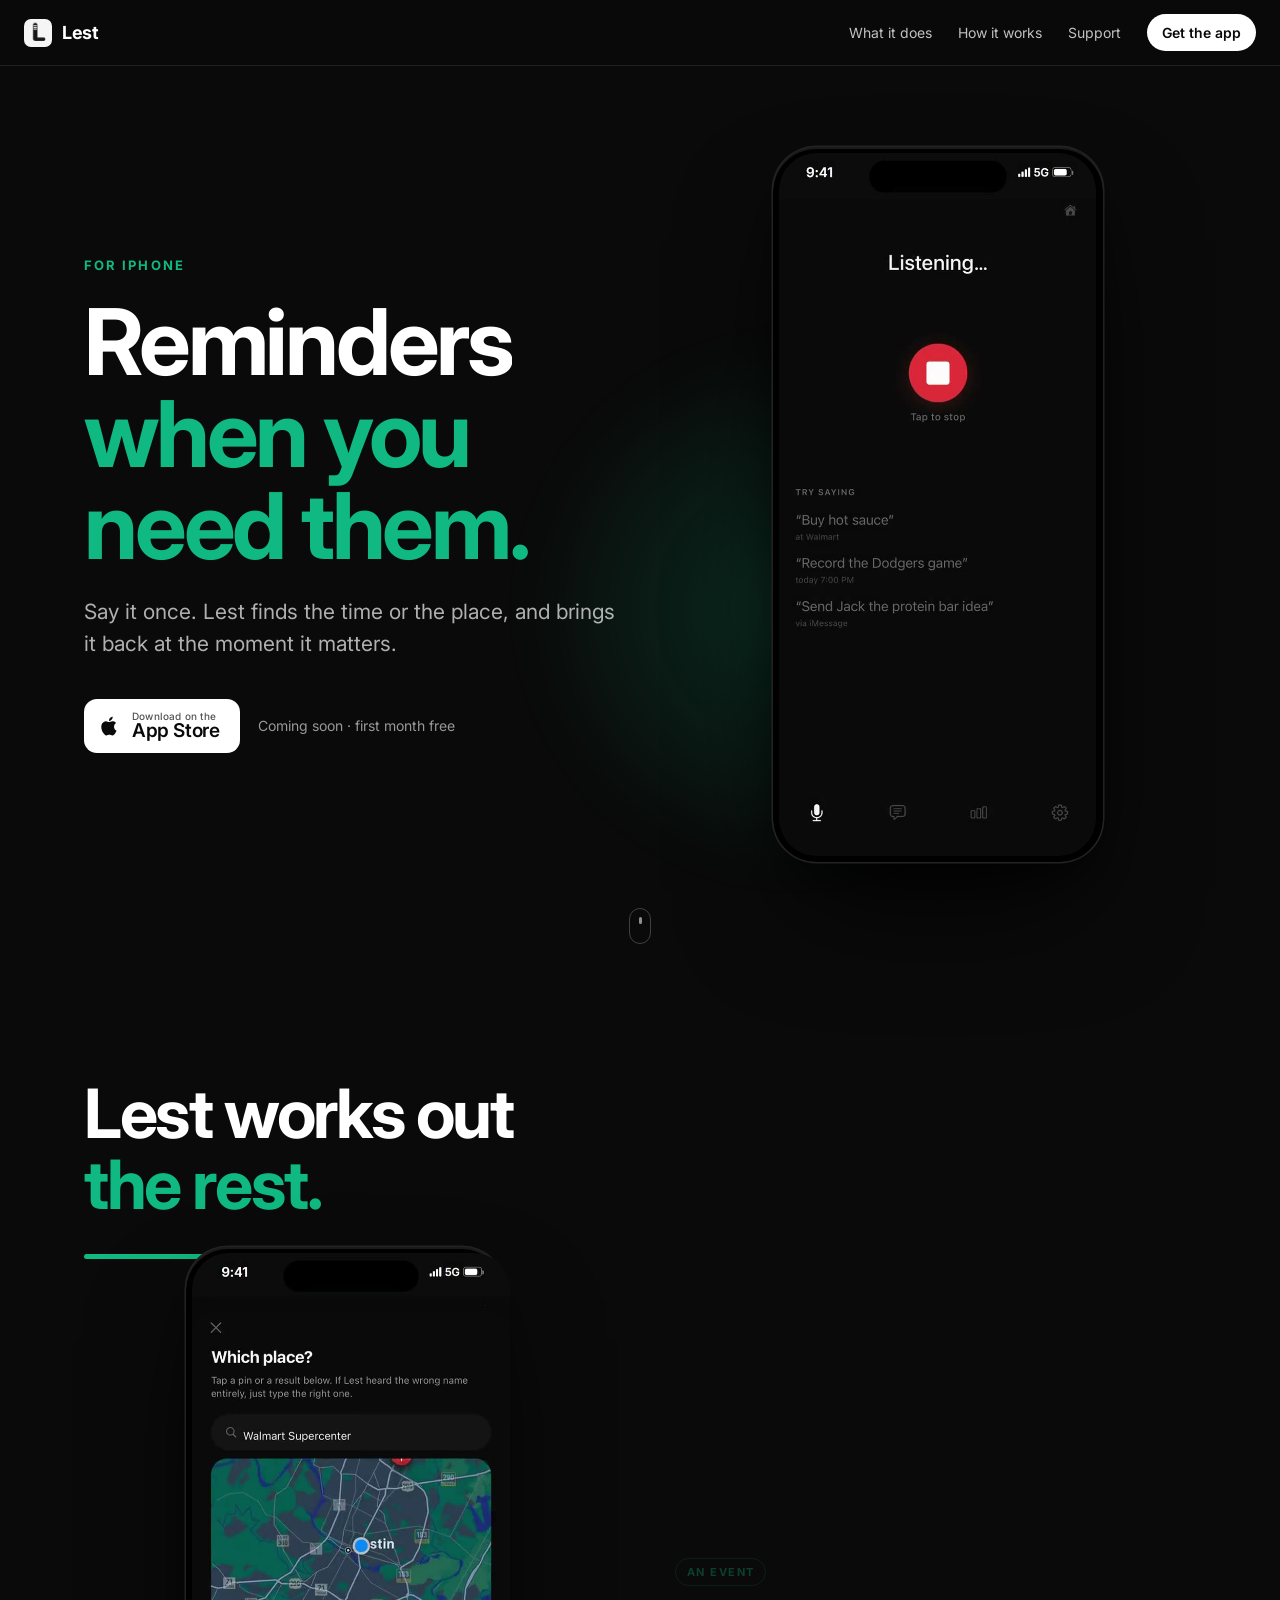
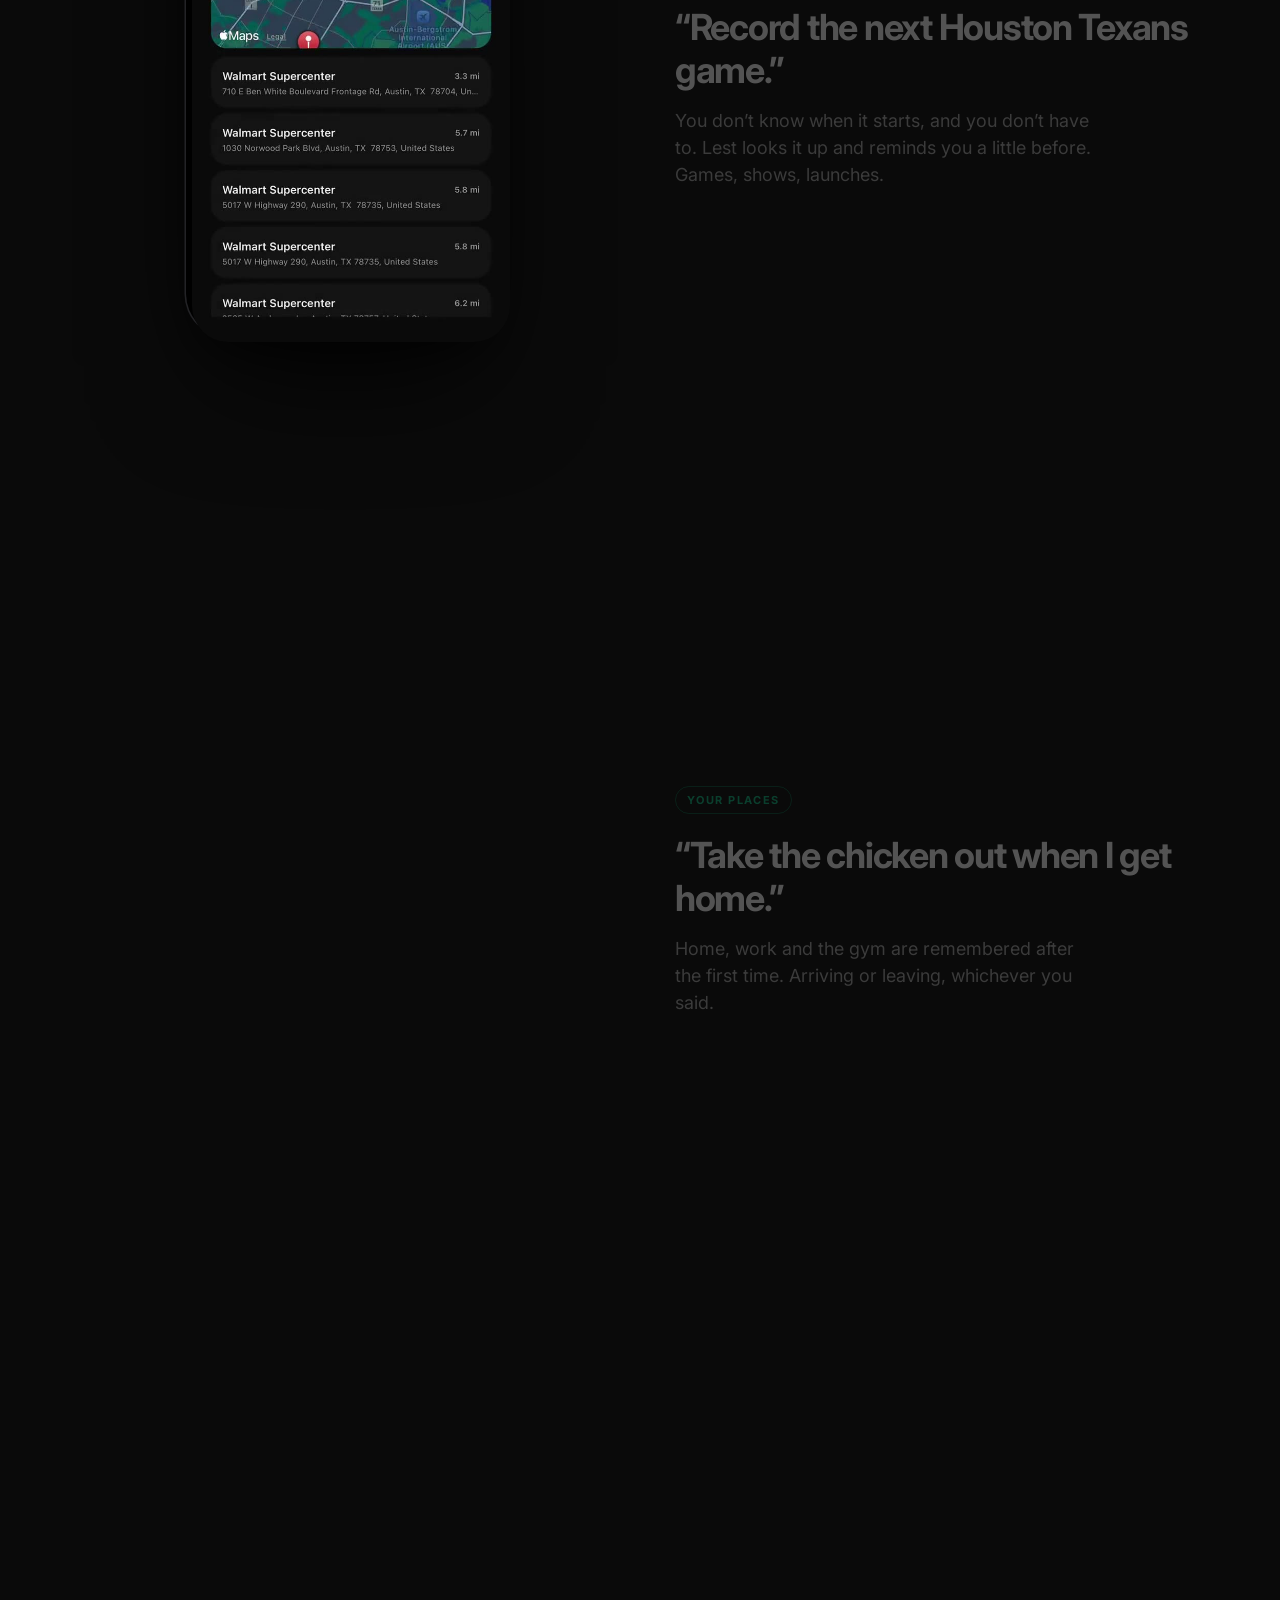
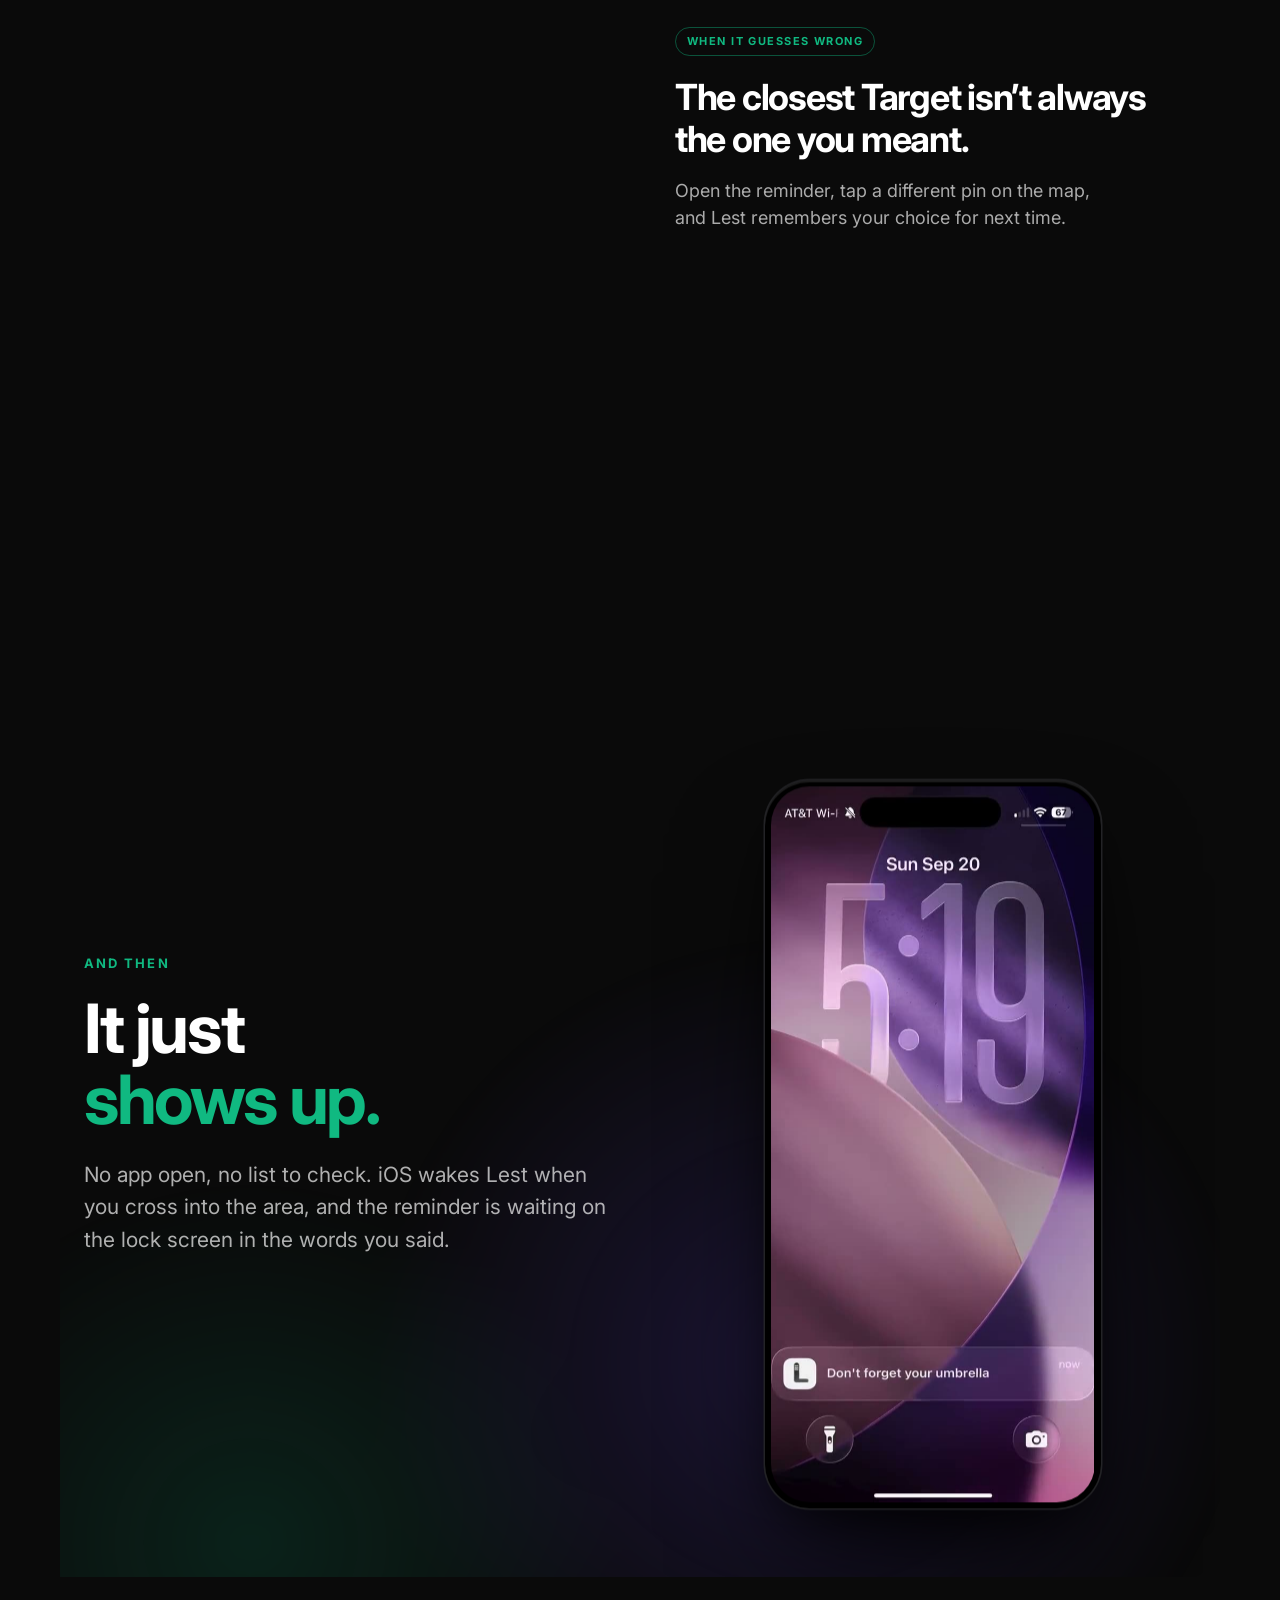
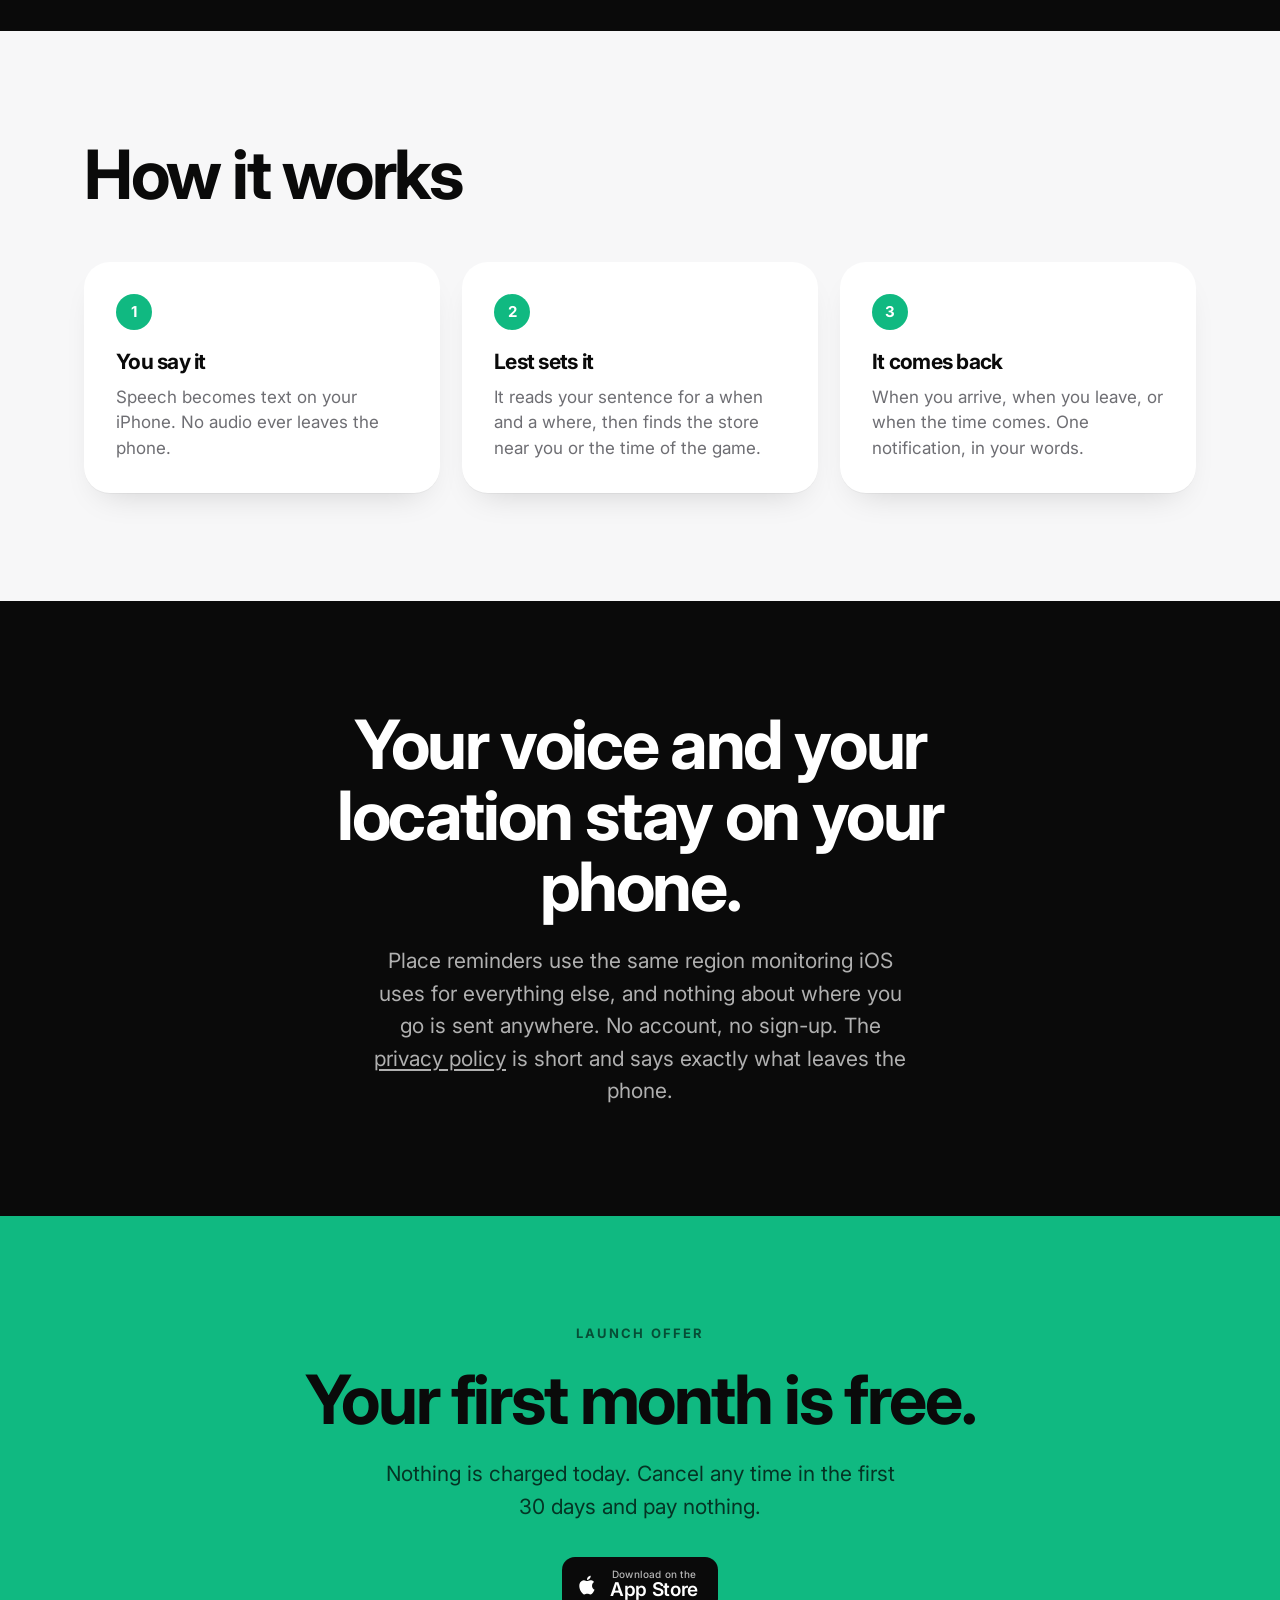
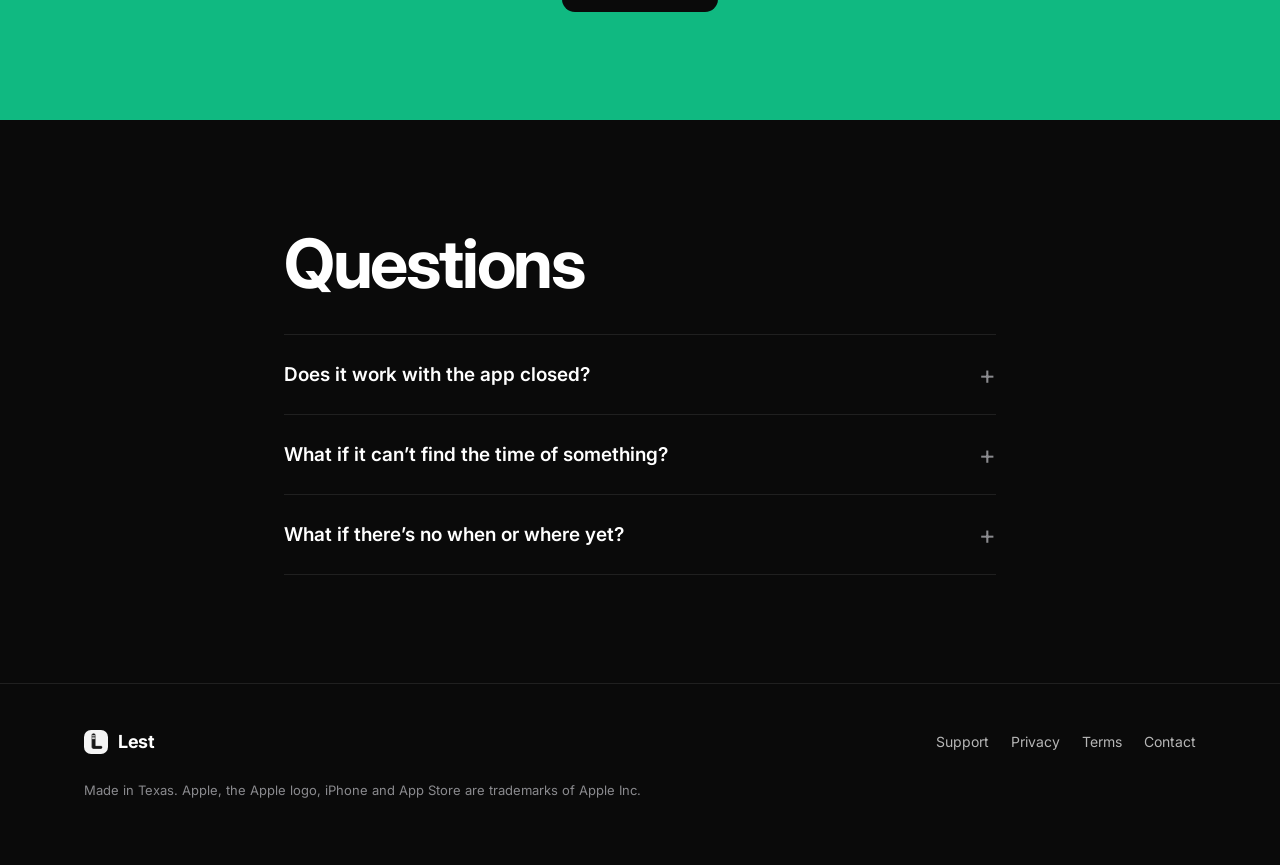
<file: index.html>
<!doctype html>
<html lang="en">
<head>
<meta charset="utf-8">
<meta name="viewport" content="width=device-width, initial-scale=1, viewport-fit=cover">
<title>Lest: Voice Reminders</title>
<meta name="description" content="Reminders when you need them. Say it once; Lest finds the time or the place and brings it back when it matters. For iPhone.">
<meta property="og:title" content="Lest: Voice Reminders">
<meta property="og:description" content="Reminders when you need them. Say it once; Lest finds the time or the place and brings it back when it matters.">
<meta property="og:image" content="https://getlest.app/assets/og.png">
<meta property="og:url" content="https://getlest.app/">
<meta name="theme-color" content="#0a0a0a">
<link rel="icon" href="/assets/icon.png">
<link rel="apple-touch-icon" href="/assets/icon.png">
<link rel="preconnect" href="https://fonts.googleapis.com">
<link rel="preconnect" href="https://fonts.gstatic.com" crossorigin>
<link href="https://fonts.googleapis.com/css2?family=Inter:wght@400;500;600;700;800&display=swap" rel="stylesheet">
<link rel="stylesheet" href="/site.css">
</head>
<body>

<header class="nav">
  <a class="brand" href="/"><img src="/assets/icon.png" alt="" width="28" height="28"><span>Lest</span></a>
  <nav>
    <a href="#kinds">What it does</a>
    <a href="#how">How it works</a>
    <a href="/support">Support</a>
    <a class="pill" href="https://apps.apple.com/app/id6770690900">Get the app</a>
  </nav>
</header>

<main>

<!-- hero -->
<section class="hero">
  <div class="glow" data-pointer="26"></div>
  <div class="hero-copy">
    <p class="eyebrow rise" style="--d:.05s">For iPhone</p>
    <h1 data-words>Reminders <em>when you need them.</em></h1>
    <p class="lede rise" style="--d:.55s">Say it once. Lest finds the time or the place, and brings it back at the moment it matters.</p>
    <div class="cta rise" style="--d:.66s">
      <a class="store" href="https://apps.apple.com/app/id6770690900" aria-label="Download on the App Store">
        <svg viewBox="0 0 24 24" width="22" height="22" aria-hidden="true"><path fill="currentColor" d="M16.4 12.7c0-2.6 2.1-3.8 2.2-3.9-1.2-1.8-3.1-2-3.7-2-1.6-.2-3.1.9-3.9.9-.8 0-2-.9-3.4-.9-1.7 0-3.3 1-4.2 2.6-1.8 3.1-.5 7.8 1.3 10.3.9 1.2 1.9 2.6 3.2 2.6 1.3-.1 1.8-.8 3.3-.8s2 .8 3.4.8c1.4 0 2.3-1.3 3.1-2.5 1-1.4 1.4-2.8 1.4-2.9-.1 0-2.7-1-2.7-4.2zM13.9 5c.7-.8 1.2-2 1-3.1-1 0-2.2.7-2.9 1.5-.6.7-1.2 1.9-1.1 3 1.1.1 2.3-.6 3-1.4z"/></svg>
        <span><small>Download on the</small>App Store</span>
      </a>
      <span class="soon">Coming soon &middot; first month free</span>
    </div>
  </div>

  <div class="hero-phone rise" style="--d:.3s" data-par="0.09" data-pointer="12">
    <div class="phone" style="--pw:330px">
      <video src="/assets/clips/hero.mp4" poster="/assets/clips/hero.jpg"
             muted loop playsinline preload="auto" data-inview></video>
    </div>
  </div>

  <div class="scroll-hint" aria-hidden="true"><span></span></div>
</section>

<!-- three kinds, one pinned phone -->
<section class="kinds" id="kinds">
  <div class="kinds-head">
    <h2 class="reveal">Lest works out<br><em>the rest.</em></h2>
    <div class="rule reveal"></div>
  </div>

  <div class="kinds-inner">
    <div class="kinds-phone">
      <div class="phone" style="--pw:318px">
        <video class="ch on" data-ch="0" src="/assets/clips/event.mp4" poster="/assets/clips/event.jpg" muted loop playsinline preload="auto"></video>
        <video class="ch" data-ch="1" src="/assets/clips/home.mp4" poster="/assets/clips/home.jpg" muted loop playsinline preload="metadata"></video>
        <video class="ch" data-ch="2" src="/assets/clips/map.mp4" poster="/assets/clips/map.jpg" muted loop playsinline preload="metadata"></video>
      </div>
    </div>

    <ol class="chapters">
      <li data-ch="0">
        <span class="tag">An event</span>
        <h3>&ldquo;Record the next Houston Texans game.&rdquo;</h3>
        <p>You don&rsquo;t know when it starts, and you don&rsquo;t have to. Lest looks it up and reminds you a little before. Games, shows, launches.</p>
      </li>
      <li data-ch="1">
        <span class="tag">Your places</span>
        <h3>&ldquo;Take the chicken out when I get home.&rdquo;</h3>
        <p>Home, work and the gym are remembered after the first time. Arriving or leaving, whichever you said.</p>
      </li>
      <li data-ch="2">
        <span class="tag">When it guesses wrong</span>
        <h3>The closest Target isn&rsquo;t always the one you meant.</h3>
        <p>Open the reminder, tap a different pin on the map, and Lest remembers your choice for next time.</p>
      </li>
    </ol>
  </div>
</section>

<!-- the payoff -->
<section class="payoff">
  <div class="payoff-bg" data-par="0.18"></div>
  <div class="payoff-copy">
    <p class="eyebrow reveal">And then</p>
    <h2 class="reveal">It just<br><em>shows up.</em></h2>
    <p class="lede reveal">No app open, no list to check. iOS wakes Lest when you cross into the area, and the reminder is waiting on the lock screen in the words you said.</p>
  </div>
  <div class="payoff-phone" data-par="0.06">
    <div class="phone" style="--pw:336px">
      <video src="/assets/clips/notif.mp4" poster="/assets/clips/notif.jpg"
             muted loop playsinline preload="none" data-inview></video>
    </div>
  </div>
</section>

<!-- how -->
<section class="how" id="how">
  <div class="wrap">
    <h2 class="reveal">How it works</h2>
    <ol class="steps">
      <li class="reveal"><span class="num">1</span><h3>You say it</h3><p>Speech becomes text on your iPhone. No audio ever leaves the phone.</p></li>
      <li class="reveal"><span class="num">2</span><h3>Lest sets it</h3><p>It reads your sentence for a when and a where, then finds the store near you or the time of the game.</p></li>
      <li class="reveal"><span class="num">3</span><h3>It comes back</h3><p>When you arrive, when you leave, or when the time comes. One notification, in your words.</p></li>
    </ol>
  </div>
</section>

<!-- privacy -->
<section class="privacy">
  <div class="wrap narrow reveal">
    <h2>Your voice and your location stay on your phone.</h2>
    <p class="lede">Place reminders use the same region monitoring iOS uses for everything else, and nothing about where you go is sent anywhere. No account, no sign-up. The <a href="/privacy">privacy policy</a> is short and says exactly what leaves the phone.</p>
  </div>
</section>

<!-- offer -->
<section class="offer">
  <div class="wrap reveal">
    <p class="eyebrow">Launch offer</p>
    <h2>Your first month is free.</h2>
    <p class="lede">Nothing is charged today. Cancel any time in the first 30 days and pay nothing.</p>
    <a class="store dark" href="https://apps.apple.com/app/id6770690900">
      <svg viewBox="0 0 24 24" width="22" height="22" aria-hidden="true"><path fill="currentColor" d="M16.4 12.7c0-2.6 2.1-3.8 2.2-3.9-1.2-1.8-3.1-2-3.7-2-1.6-.2-3.1.9-3.9.9-.8 0-2-.9-3.4-.9-1.7 0-3.3 1-4.2 2.6-1.8 3.1-.5 7.8 1.3 10.3.9 1.2 1.9 2.6 3.2 2.6 1.3-.1 1.8-.8 3.3-.8s2 .8 3.4.8c1.4 0 2.3-1.3 3.1-2.5 1-1.4 1.4-2.8 1.4-2.9-.1 0-2.7-1-2.7-4.2zM13.9 5c.7-.8 1.2-2 1-3.1-1 0-2.2.7-2.9 1.5-.6.7-1.2 1.9-1.1 3 1.1.1 2.3-.6 3-1.4z"/></svg>
      <span><small>Download on the</small>App Store</span>
    </a>
  </div>
</section>

<!-- faq -->
<section class="faq">
  <div class="wrap narrow">
    <h2 class="reveal">Questions</h2>
    <details class="reveal"><summary>Does it work with the app closed?</summary><p>Yes. iOS wakes Lest when you cross into the area. Location has to be set to Always. The app asks once and says why.</p></details>
    <details class="reveal"><summary>What if it can&rsquo;t find the time of something?</summary><p>The reminder still saves and asks you to set the time with a picker. Nothing is ever set at a guess.</p></details>
    <details class="reveal"><summary>What if there&rsquo;s no when or where yet?</summary><p>It waits in Thoughts. Say it the moment you stop talking and sort it out later.</p></details>
  </div>
</section>

</main>

<footer class="foot">
  <div class="wrap">
    <div class="foot-row">
      <a class="brand" href="/"><img src="/assets/icon.png" alt="" width="24" height="24"><span>Lest</span></a>
      <nav>
        <a href="/support">Support</a>
        <a href="/privacy">Privacy</a>
        <a href="/terms">Terms</a>
        <a href="mailto:trev@holliday.io">Contact</a>
      </nav>
    </div>
    <p class="small">Made in Texas. Apple, the Apple logo, iPhone and App Store are trademarks of Apple Inc.</p>
  </div>
</footer>

<script src="/site.js" defer></script>
</body>
</html>
</file>
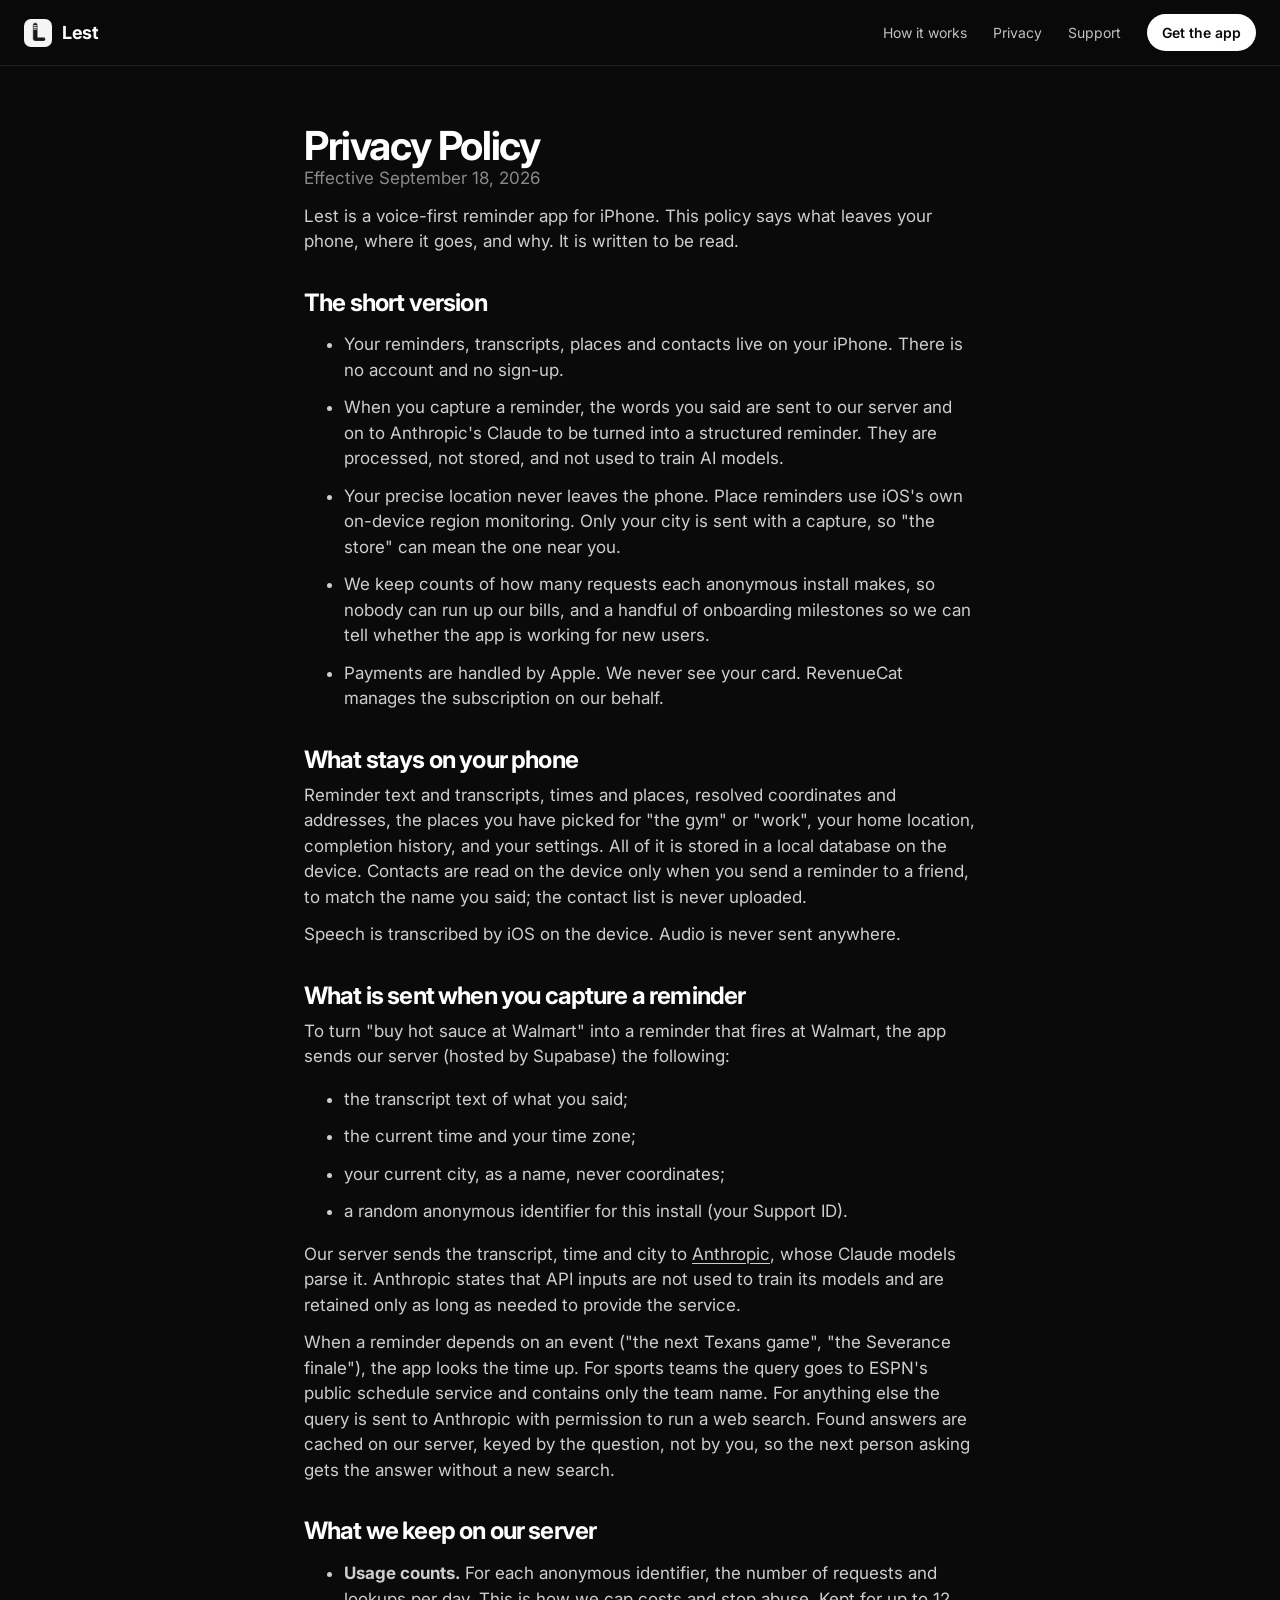
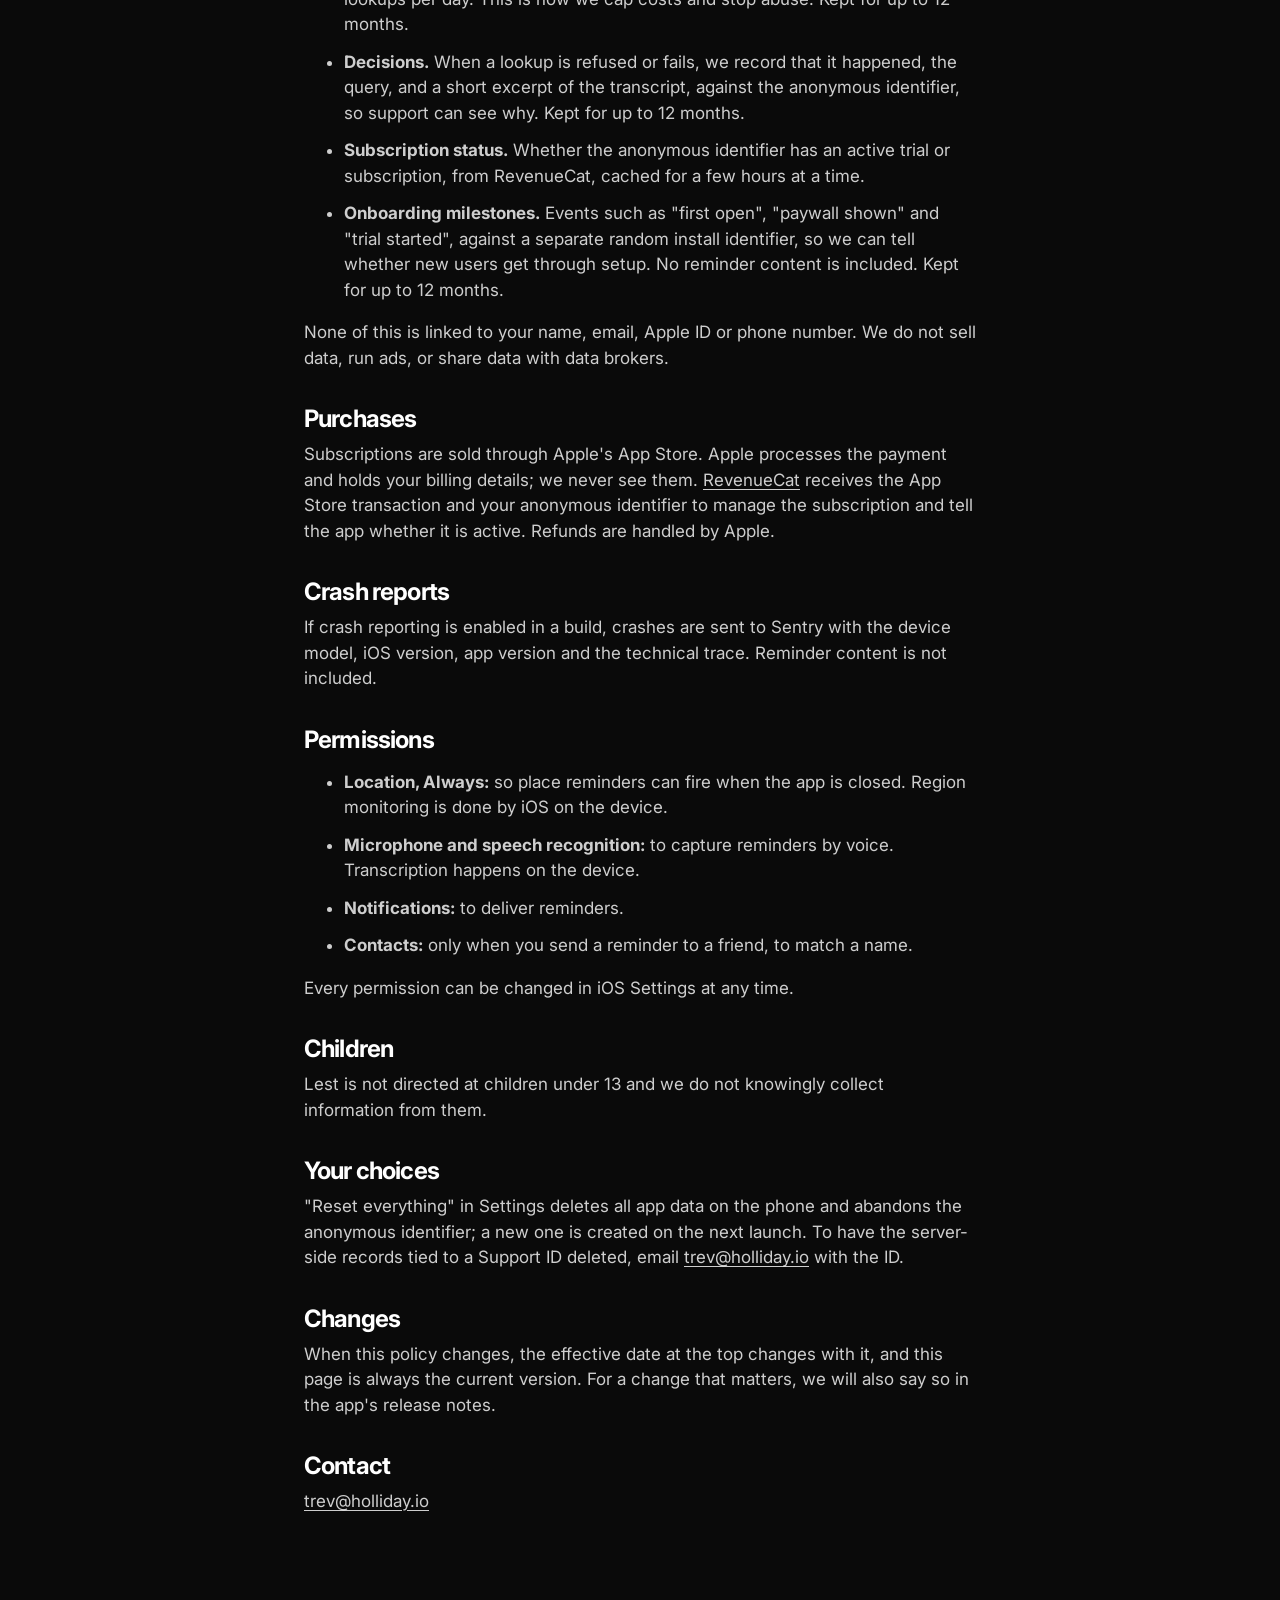
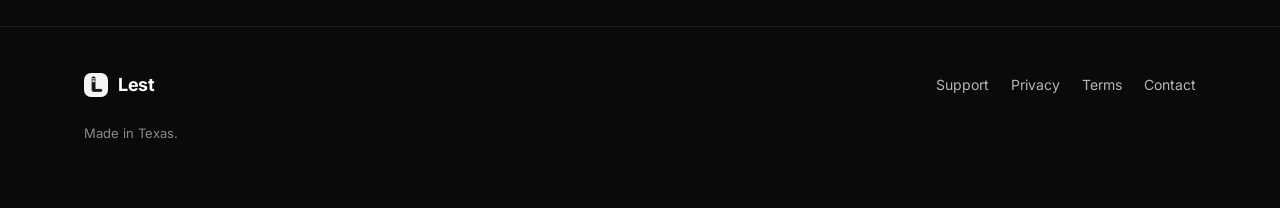
<file: privacy.html>
<!doctype html>
<html lang="en">
<head>
<meta charset="utf-8">
<meta name="viewport" content="width=device-width, initial-scale=1">
<title>Lest Privacy Policy</title>
<link rel="icon" href="/assets/icon.png">
<link rel="preconnect" href="https://fonts.googleapis.com">
<link href="https://fonts.googleapis.com/css2?family=Inter:wght@400;500;600;700&display=swap" rel="stylesheet">
<link rel="stylesheet" href="/site.css">
</head>
<body>
<header class="nav" id="nav">
  <a class="brand" href="/"><img src="/assets/icon.png" alt="" width="28" height="28"><span>Lest</span></a>
  <nav>
    <a href="/#how">How it works</a>
    <a href="/#privacy">Privacy</a>
    <a href="/support">Support</a>
    <a class="pill" href="https://apps.apple.com/app/id6770690900">Get the app</a>
  </nav>
</header>
<main class="doc">
<h1>Privacy Policy</h1>
<p class="muted">Effective September 18, 2026</p>

<p>Lest is a voice-first reminder app for iPhone. This policy says what leaves your phone, where it goes, and why. It is written to be read.</p>

<h2>The short version</h2>
<ul>
<li>Your reminders, transcripts, places and contacts live on your iPhone. There is no account and no sign-up.</li>
<li>When you capture a reminder, the words you said are sent to our server and on to Anthropic's Claude to be turned into a structured reminder. They are processed, not stored, and not used to train AI models.</li>
<li>Your precise location never leaves the phone. Place reminders use iOS's own on-device region monitoring. Only your city is sent with a capture, so "the store" can mean the one near you.</li>
<li>We keep counts of how many requests each anonymous install makes, so nobody can run up our bills, and a handful of onboarding milestones so we can tell whether the app is working for new users.</li>
<li>Payments are handled by Apple. We never see your card. RevenueCat manages the subscription on our behalf.</li>
</ul>

<h2>What stays on your phone</h2>
<p>Reminder text and transcripts, times and places, resolved coordinates and addresses, the places you have picked for "the gym" or "work", your home location, completion history, and your settings. All of it is stored in a local database on the device. Contacts are read on the device only when you send a reminder to a friend, to match the name you said; the contact list is never uploaded.</p>
<p>Speech is transcribed by iOS on the device. Audio is never sent anywhere.</p>

<h2>What is sent when you capture a reminder</h2>
<p>To turn "buy hot sauce at Walmart" into a reminder that fires at Walmart, the app sends our server (hosted by Supabase) the following:</p>
<ul>
<li>the transcript text of what you said;</li>
<li>the current time and your time zone;</li>
<li>your current city, as a name, never coordinates;</li>
<li>a random anonymous identifier for this install (your Support ID).</li>
</ul>
<p>Our server sends the transcript, time and city to <a href="https://www.anthropic.com/legal/privacy">Anthropic</a>, whose Claude models parse it. Anthropic states that API inputs are not used to train its models and are retained only as long as needed to provide the service.</p>
<p>When a reminder depends on an event ("the next Texans game", "the Severance finale"), the app looks the time up. For sports teams the query goes to ESPN's public schedule service and contains only the team name. For anything else the query is sent to Anthropic with permission to run a web search. Found answers are cached on our server, keyed by the question, not by you, so the next person asking gets the answer without a new search.</p>

<h2>What we keep on our server</h2>
<ul>
<li><strong>Usage counts.</strong> For each anonymous identifier, the number of requests and lookups per day. This is how we cap costs and stop abuse. Kept for up to 12 months.</li>
<li><strong>Decisions.</strong> When a lookup is refused or fails, we record that it happened, the query, and a short excerpt of the transcript, against the anonymous identifier, so support can see why. Kept for up to 12 months.</li>
<li><strong>Subscription status.</strong> Whether the anonymous identifier has an active trial or subscription, from RevenueCat, cached for a few hours at a time.</li>
<li><strong>Onboarding milestones.</strong> Events such as "first open", "paywall shown" and "trial started", against a separate random install identifier, so we can tell whether new users get through setup. No reminder content is included. Kept for up to 12 months.</li>
</ul>
<p>None of this is linked to your name, email, Apple ID or phone number. We do not sell data, run ads, or share data with data brokers.</p>

<h2>Purchases</h2>
<p>Subscriptions are sold through Apple's App Store. Apple processes the payment and holds your billing details; we never see them. <a href="https://www.revenuecat.com/privacy">RevenueCat</a> receives the App Store transaction and your anonymous identifier to manage the subscription and tell the app whether it is active. Refunds are handled by Apple.</p>

<h2>Crash reports</h2>
<p>If crash reporting is enabled in a build, crashes are sent to Sentry with the device model, iOS version, app version and the technical trace. Reminder content is not included.</p>

<h2>Permissions</h2>
<ul>
<li><strong>Location, Always:</strong> so place reminders can fire when the app is closed. Region monitoring is done by iOS on the device.</li>
<li><strong>Microphone and speech recognition:</strong> to capture reminders by voice. Transcription happens on the device.</li>
<li><strong>Notifications:</strong> to deliver reminders.</li>
<li><strong>Contacts:</strong> only when you send a reminder to a friend, to match a name.</li>
</ul>
<p>Every permission can be changed in iOS Settings at any time.</p>

<h2>Children</h2>
<p>Lest is not directed at children under 13 and we do not knowingly collect information from them.</p>

<h2>Your choices</h2>
<p>"Reset everything" in Settings deletes all app data on the phone and abandons the anonymous identifier; a new one is created on the next launch. To have the server-side records tied to a Support ID deleted, email <a href="mailto:trev@holliday.io">trev@holliday.io</a> with the ID.</p>

<h2>Changes</h2>
<p>When this policy changes, the effective date at the top changes with it, and this page is always the current version. For a change that matters, we will also say so in the app's release notes.</p>

<h2>Contact</h2>
<p><a href="mailto:trev@holliday.io">trev@holliday.io</a></p>

</main>
<footer class="foot">
  <div class="wrap">
    <div class="foot-row">
      <a class="brand" href="/"><img src="/assets/icon.png" alt="" width="24" height="24"><span>Lest</span></a>
      <nav>
        <a href="/support">Support</a>
        <a href="/privacy">Privacy</a>
        <a href="/terms">Terms</a>
        <a href="mailto:trev@holliday.io">Contact</a>
      </nav>
    </div>
    <p class="small">Made in Texas.</p>
  </div>
</footer>
</body>
</html>
</file>
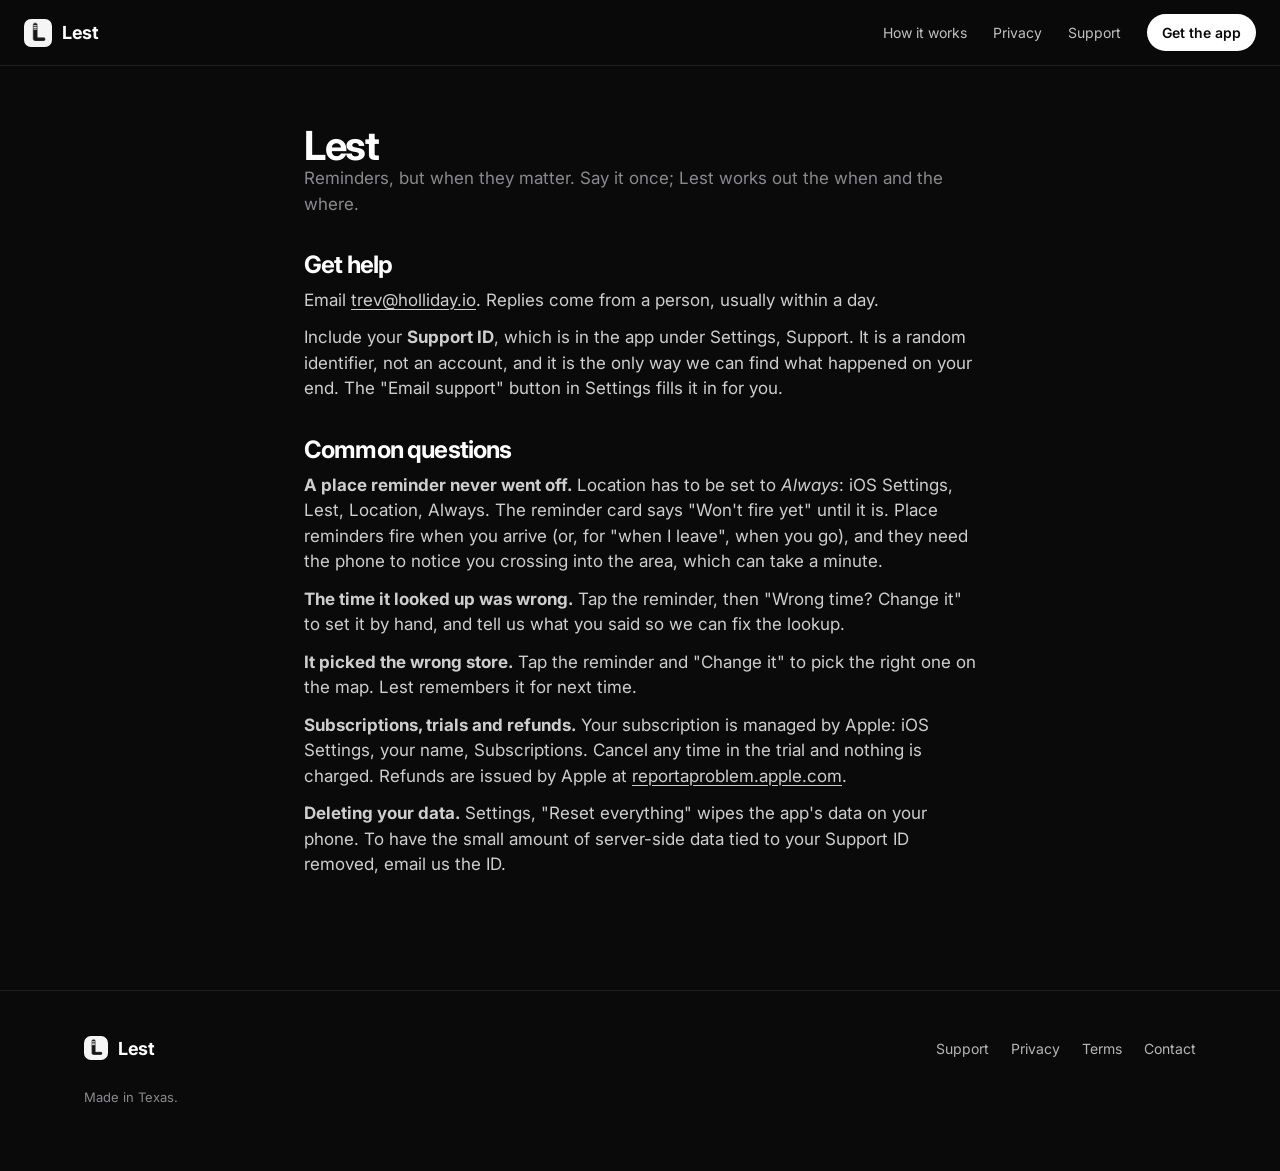
<file: support.html>
<!doctype html>
<html lang="en">
<head>
<meta charset="utf-8">
<meta name="viewport" content="width=device-width, initial-scale=1">
<title>Lest Support</title>
<link rel="icon" href="/assets/icon.png">
<link rel="preconnect" href="https://fonts.googleapis.com">
<link href="https://fonts.googleapis.com/css2?family=Inter:wght@400;500;600;700&display=swap" rel="stylesheet">
<link rel="stylesheet" href="/site.css">
</head>
<body>
<header class="nav" id="nav">
  <a class="brand" href="/"><img src="/assets/icon.png" alt="" width="28" height="28"><span>Lest</span></a>
  <nav>
    <a href="/#how">How it works</a>
    <a href="/#privacy">Privacy</a>
    <a href="/support">Support</a>
    <a class="pill" href="https://apps.apple.com/app/id6770690900">Get the app</a>
  </nav>
</header>
<main class="doc">
<h1>Lest</h1>
<p class="muted">Reminders, but when they matter. Say it once; Lest works out the when and the where.</p>

<h2>Get help</h2>
<p>Email <a href="mailto:trev@holliday.io?subject=Lest%20support">trev@holliday.io</a>. Replies come from a person, usually within a day.</p>
<p>Include your <strong>Support ID</strong>, which is in the app under Settings, Support. It is a random identifier, not an account, and it is the only way we can find what happened on your end. The "Email support" button in Settings fills it in for you.</p>

<h2>Common questions</h2>
<p><strong>A place reminder never went off.</strong> Location has to be set to <em>Always</em>: iOS Settings, Lest, Location, Always. The reminder card says "Won't fire yet" until it is. Place reminders fire when you arrive (or, for "when I leave", when you go), and they need the phone to notice you crossing into the area, which can take a minute.</p>
<p><strong>The time it looked up was wrong.</strong> Tap the reminder, then "Wrong time? Change it" to set it by hand, and tell us what you said so we can fix the lookup.</p>
<p><strong>It picked the wrong store.</strong> Tap the reminder and "Change it" to pick the right one on the map. Lest remembers it for next time.</p>
<p><strong>Subscriptions, trials and refunds.</strong> Your subscription is managed by Apple: iOS Settings, your name, Subscriptions. Cancel any time in the trial and nothing is charged. Refunds are issued by Apple at <a href="https://reportaproblem.apple.com">reportaproblem.apple.com</a>.</p>
<p><strong>Deleting your data.</strong> Settings, "Reset everything" wipes the app's data on your phone. To have the small amount of server-side data tied to your Support ID removed, email us the ID.</p>

</main>
<footer class="foot">
  <div class="wrap">
    <div class="foot-row">
      <a class="brand" href="/"><img src="/assets/icon.png" alt="" width="24" height="24"><span>Lest</span></a>
      <nav>
        <a href="/support">Support</a>
        <a href="/privacy">Privacy</a>
        <a href="/terms">Terms</a>
        <a href="mailto:trev@holliday.io">Contact</a>
      </nav>
    </div>
    <p class="small">Made in Texas.</p>
  </div>
</footer>
</body>
</html>
</file>
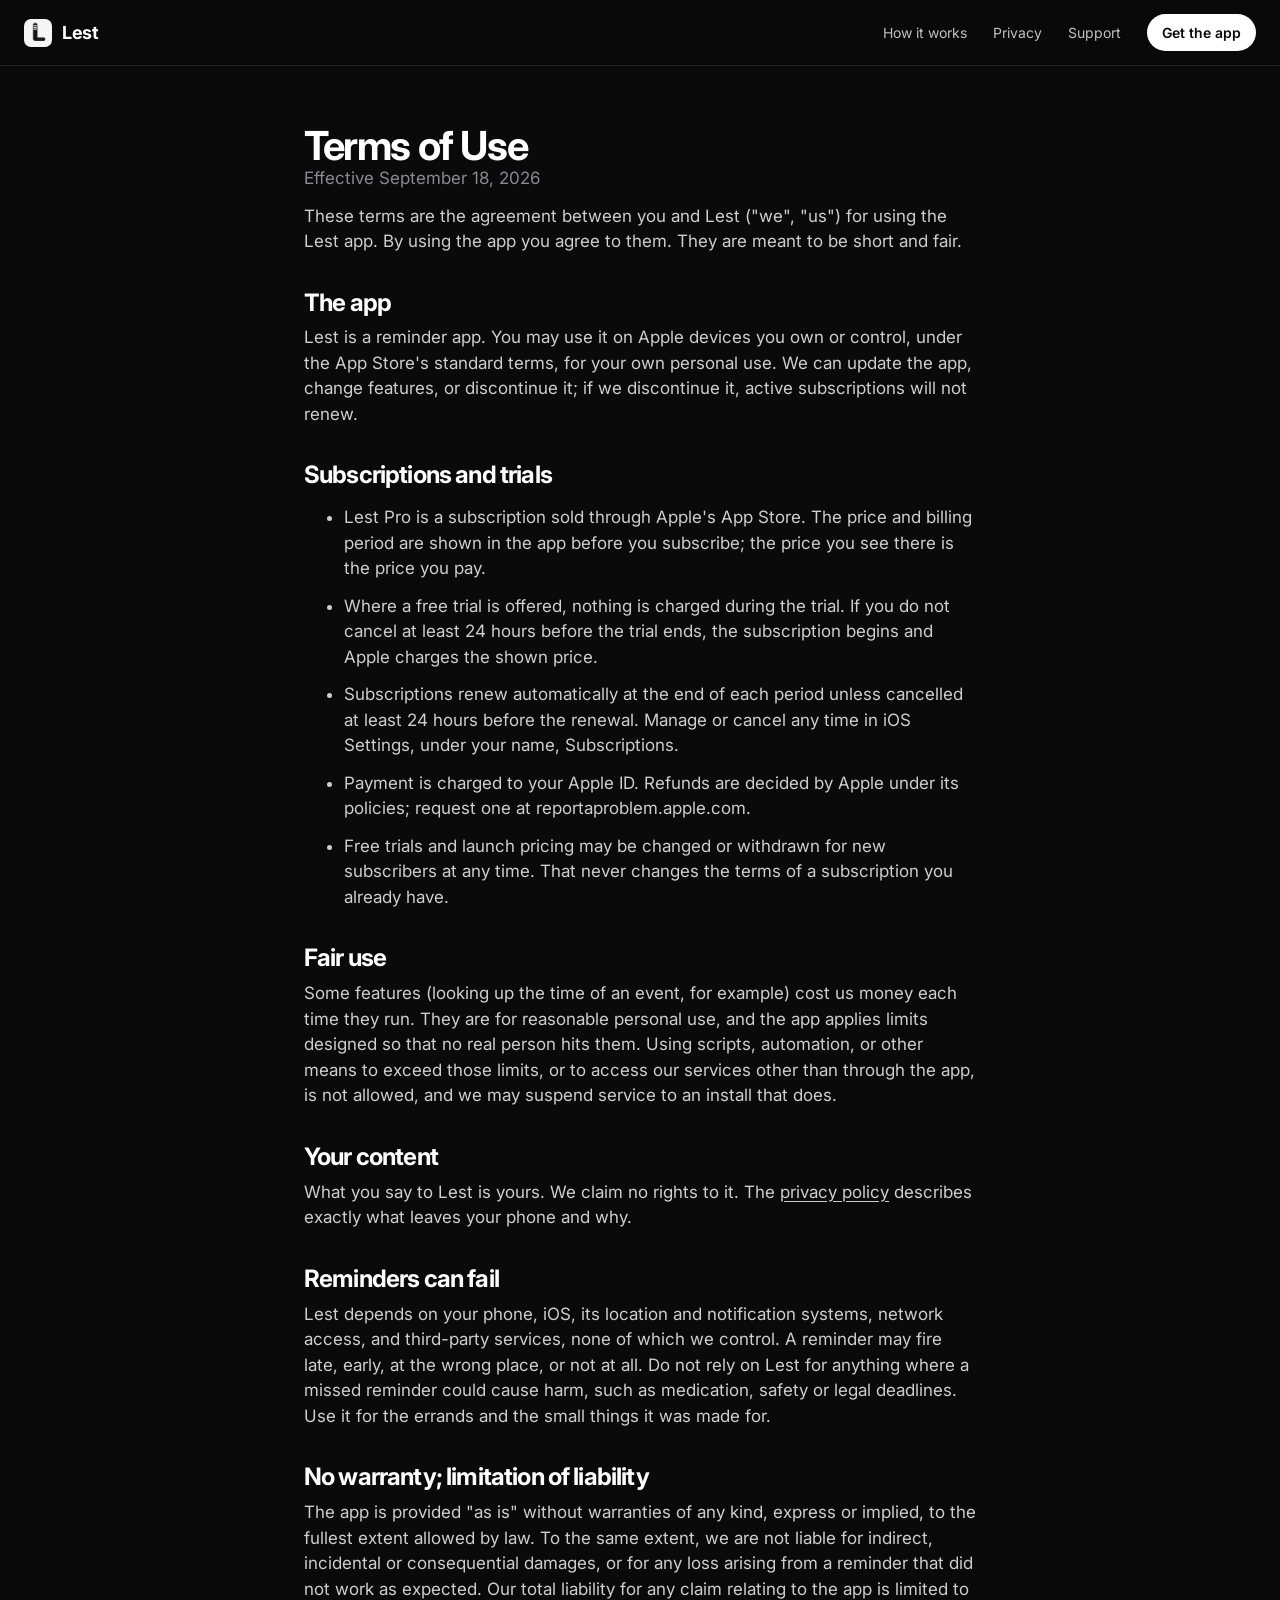
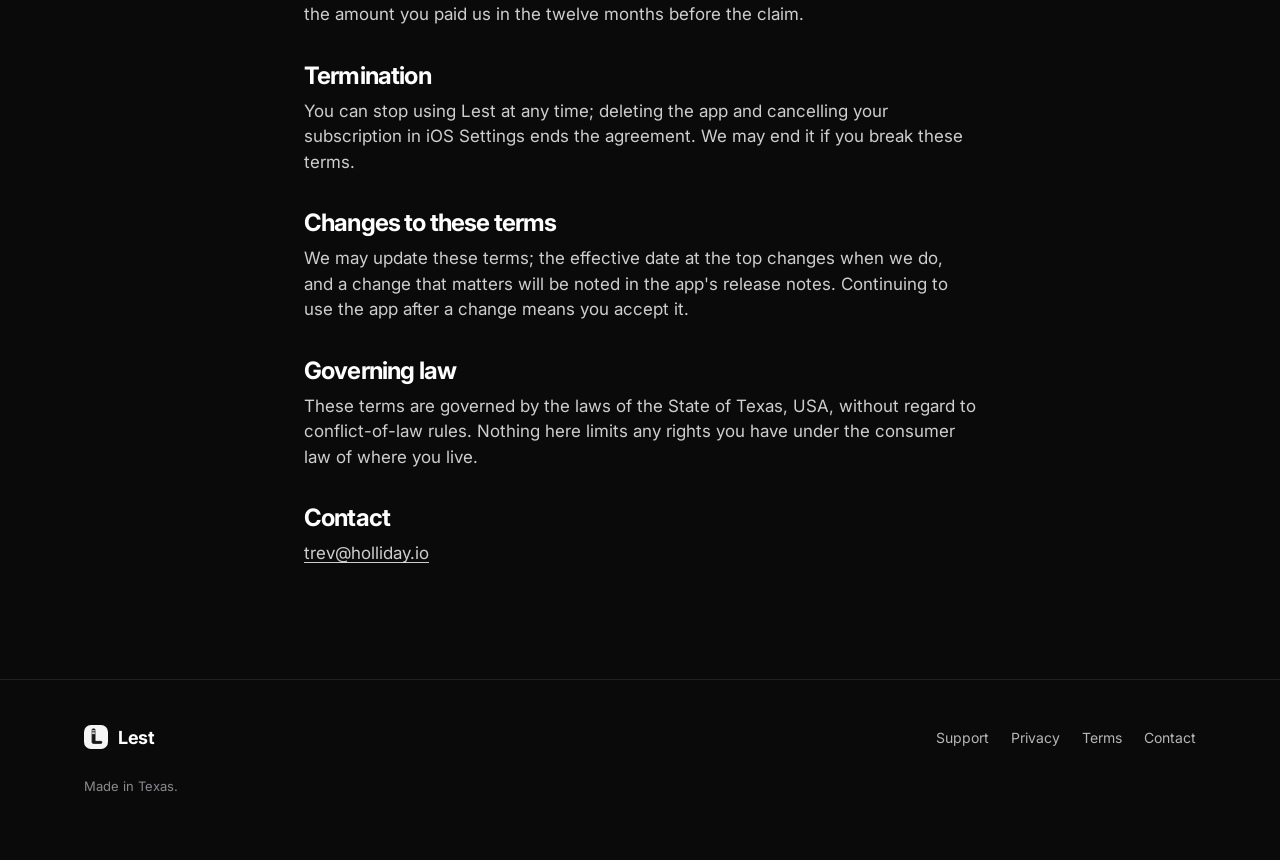
<file: terms.html>
<!doctype html>
<html lang="en">
<head>
<meta charset="utf-8">
<meta name="viewport" content="width=device-width, initial-scale=1">
<title>Lest Terms of Use</title>
<link rel="icon" href="/assets/icon.png">
<link rel="preconnect" href="https://fonts.googleapis.com">
<link href="https://fonts.googleapis.com/css2?family=Inter:wght@400;500;600;700&display=swap" rel="stylesheet">
<link rel="stylesheet" href="/site.css">
</head>
<body>
<header class="nav" id="nav">
  <a class="brand" href="/"><img src="/assets/icon.png" alt="" width="28" height="28"><span>Lest</span></a>
  <nav>
    <a href="/#how">How it works</a>
    <a href="/#privacy">Privacy</a>
    <a href="/support">Support</a>
    <a class="pill" href="https://apps.apple.com/app/id6770690900">Get the app</a>
  </nav>
</header>
<main class="doc">
<h1>Terms of Use</h1>
<p class="muted">Effective September 18, 2026</p>

<p>These terms are the agreement between you and Lest ("we", "us") for using the Lest app. By using the app you agree to them. They are meant to be short and fair.</p>

<h2>The app</h2>
<p>Lest is a reminder app. You may use it on Apple devices you own or control, under the App Store's standard terms, for your own personal use. We can update the app, change features, or discontinue it; if we discontinue it, active subscriptions will not renew.</p>

<h2>Subscriptions and trials</h2>
<ul>
<li>Lest Pro is a subscription sold through Apple's App Store. The price and billing period are shown in the app before you subscribe; the price you see there is the price you pay.</li>
<li>Where a free trial is offered, nothing is charged during the trial. If you do not cancel at least 24 hours before the trial ends, the subscription begins and Apple charges the shown price.</li>
<li>Subscriptions renew automatically at the end of each period unless cancelled at least 24 hours before the renewal. Manage or cancel any time in iOS Settings, under your name, Subscriptions.</li>
<li>Payment is charged to your Apple ID. Refunds are decided by Apple under its policies; request one at reportaproblem.apple.com.</li>
<li>Free trials and launch pricing may be changed or withdrawn for new subscribers at any time. That never changes the terms of a subscription you already have.</li>
</ul>

<h2>Fair use</h2>
<p>Some features (looking up the time of an event, for example) cost us money each time they run. They are for reasonable personal use, and the app applies limits designed so that no real person hits them. Using scripts, automation, or other means to exceed those limits, or to access our services other than through the app, is not allowed, and we may suspend service to an install that does.</p>

<h2>Your content</h2>
<p>What you say to Lest is yours. We claim no rights to it. The <a href="/privacy">privacy policy</a> describes exactly what leaves your phone and why.</p>

<h2>Reminders can fail</h2>
<p>Lest depends on your phone, iOS, its location and notification systems, network access, and third-party services, none of which we control. A reminder may fire late, early, at the wrong place, or not at all. Do not rely on Lest for anything where a missed reminder could cause harm, such as medication, safety or legal deadlines. Use it for the errands and the small things it was made for.</p>

<h2>No warranty; limitation of liability</h2>
<p>The app is provided "as is" without warranties of any kind, express or implied, to the fullest extent allowed by law. To the same extent, we are not liable for indirect, incidental or consequential damages, or for any loss arising from a reminder that did not work as expected. Our total liability for any claim relating to the app is limited to the amount you paid us in the twelve months before the claim.</p>

<h2>Termination</h2>
<p>You can stop using Lest at any time; deleting the app and cancelling your subscription in iOS Settings ends the agreement. We may end it if you break these terms.</p>

<h2>Changes to these terms</h2>
<p>We may update these terms; the effective date at the top changes when we do, and a change that matters will be noted in the app's release notes. Continuing to use the app after a change means you accept it.</p>

<h2>Governing law</h2>
<p>These terms are governed by the laws of the State of Texas, USA, without regard to conflict-of-law rules. Nothing here limits any rights you have under the consumer law of where you live.</p>

<h2>Contact</h2>
<p><a href="mailto:trev@holliday.io">trev@holliday.io</a></p>

</main>
<footer class="foot">
  <div class="wrap">
    <div class="foot-row">
      <a class="brand" href="/"><img src="/assets/icon.png" alt="" width="24" height="24"><span>Lest</span></a>
      <nav>
        <a href="/support">Support</a>
        <a href="/privacy">Privacy</a>
        <a href="/terms">Terms</a>
        <a href="mailto:trev@holliday.io">Contact</a>
      </nav>
    </div>
    <p class="small">Made in Texas.</p>
  </div>
</footer>
</body>
</html>
</file>
<file: site.css>
/* Lest marketing site.
   Dark, phone-first, real footage from the app in real device frames.
   Motion is transforms and opacity only, and everything still reads with
   JavaScript off or with reduced motion on. */

:root {
  --ink: #0a0a0a; --ink-2: #131313; --paper: #f7f7f8;
  --muted: #8a8a8e; --muted-dark: #6e6e73;
  --accent: #10b981; --accent-2: #34d399;
  --line: rgba(255,255,255,0.09);
  --max: 1160px;
}
* { box-sizing: border-box; }
html { scroll-behavior: smooth; -webkit-text-size-adjust: 100%; }
body {
  margin: 0; overflow-x: hidden; background: var(--ink); color: #fff;
  font: 17px/1.5 Inter, -apple-system, BlinkMacSystemFont, "SF Pro Text", "Segoe UI", Helvetica, Arial, sans-serif;
  -webkit-font-smoothing: antialiased; text-rendering: optimizeLegibility;
}
a { color: inherit; text-decoration: none; }
img, video { display: block; max-width: 100%; }
h1, h2, h3 { margin: 0; letter-spacing: -0.035em; font-weight: 700; }
h1 { font-size: clamp(46px, 7.4vw, 92px); line-height: 1.0; }
h2 { font-size: clamp(36px, 5.4vw, 68px); line-height: 1.04; }
h3 { font-size: clamp(21px, 2.5vw, 28px); line-height: 1.18; }
h1 em, h2 em { font-style: normal; color: var(--accent); }
p { margin: 0; }
.eyebrow { font-size: 13px; font-weight: 700; letter-spacing: 0.16em; text-transform: uppercase; color: var(--accent); margin-bottom: 20px; }
.lede { font-size: clamp(18px, 1.9vw, 21px); line-height: 1.55; color: rgba(255,255,255,0.68); max-width: 540px; margin-top: 24px; }
.wrap { max-width: var(--max); margin: 0 auto; padding: 0 24px; }
.wrap.narrow { max-width: 760px; }
.small { font-size: 13px; color: var(--muted); }

/* ---------- motion primitives ---------- */
.reveal { opacity: 0; transform: translateY(30px); transition: opacity .85s cubic-bezier(.2,.7,.2,1), transform .85s cubic-bezier(.2,.7,.2,1); }
.reveal.in { opacity: 1; transform: none; }
.rise { opacity: 0; transform: translateY(26px); animation: rise .95s cubic-bezier(.2,.7,.2,1) forwards; animation-delay: var(--d, 0s); }
@keyframes rise { to { opacity: 1; transform: none; } }
/* words of the headline climb out of a mask */
h1 .w { display: inline-block; overflow: hidden; vertical-align: bottom; padding-bottom: .16em; margin-bottom: -.16em; }
h1 .w > i { display: inline-block; font-style: normal; transform: translateY(115%); animation: climb 1s cubic-bezier(.2,.75,.2,1) forwards; animation-delay: calc(.12s + var(--i) * .06s); }
@keyframes climb { to { transform: none; } }
@media (prefers-reduced-motion: reduce) {
  html { scroll-behavior: auto; }
  .reveal, .rise { opacity: 1 !important; transform: none !important; animation: none !important; }
  h1 .w > i { transform: none !important; animation: none !important; }
  .scroll-hint { display: none; }
}

/* ---------- the phone ---------- */
.phone {
  position: relative; width: var(--pw); aspect-ratio: 620 / 1344;
  border-radius: calc(var(--pw) * 0.132); background: #000;
  padding: calc(var(--pw) * 0.019);
  box-shadow: 0 2px 0 rgba(255,255,255,0.10) inset,
              0 0 0 1.5px #232326,
              0 60px 120px -30px rgba(0,0,0,0.9),
              0 20px 50px -20px rgba(0,0,0,0.8);
}
.phone video, .phone img {
  width: 100%; height: 100%; object-fit: cover;
  border-radius: calc(var(--pw) * 0.114); background: #0c0c0c;
}
.phone .ch { position: absolute; inset: calc(var(--pw) * 0.019); width: auto; height: auto;
             opacity: 0; transition: opacity .55s ease; }
.phone .ch.on { opacity: 1; }

/* ---------- hero ---------- */
.hero {
  position: relative; display: grid; grid-template-columns: 1.02fr 0.98fr;
  gap: 56px; align-items: center; max-width: var(--max); margin: 0 auto;
  padding: clamp(60px, 9vh, 120px) 24px clamp(80px, 12vh, 150px);
  min-height: 86svh;
}
.glow {
  position: absolute; z-index: -1; right: 4%; top: 18%;
  width: min(760px, 88vw); aspect-ratio: 1; pointer-events: none;
  background: radial-gradient(closest-side, rgba(16,185,129,0.20), rgba(16,185,129,0.05) 55%, transparent 72%);
  filter: blur(18px);
}
.hero-copy { position: relative; z-index: 1; }
.cta { display: flex; align-items: center; gap: 18px; margin-top: 38px; flex-wrap: wrap; }
.soon { font-size: 14px; color: rgba(255,255,255,0.58); }
.store {
  display: inline-flex; align-items: center; gap: 11px; background: #fff; color: var(--ink);
  padding: 12px 20px 12px 15px; border-radius: 13px; line-height: 1.05;
  transition: transform .25s cubic-bezier(.2,.7,.2,1), box-shadow .25s ease;
}
.store:hover { transform: translateY(-2px); box-shadow: 0 14px 30px -12px rgba(255,255,255,0.4); }
.store small { display: block; font-size: 10px; font-weight: 500; letter-spacing: .02em; opacity: .7; }
.store span { font-size: 19px; font-weight: 600; letter-spacing: -0.02em; }
.store.dark { background: var(--ink); color: #fff; }
.store.dark:hover { box-shadow: 0 14px 30px -12px rgba(0,0,0,0.6); }
.hero-phone { display: flex; justify-content: center; will-change: transform; }
.scroll-hint { position: absolute; left: 50%; bottom: 26px; transform: translateX(-50%); width: 22px; height: 36px; border: 1.5px solid rgba(255,255,255,0.22); border-radius: 12px; }
.scroll-hint span { position: absolute; left: 50%; top: 8px; width: 3px; height: 7px; margin-left: -1.5px; border-radius: 2px; background: rgba(255,255,255,0.55); animation: dip 1.9s ease-in-out infinite; }
@keyframes dip { 0%, 100% { transform: translateY(0); opacity: 1; } 55% { transform: translateY(11px); opacity: .25; } }

/* ---------- nav ---------- */
.nav { position: sticky; top: 0; z-index: 20; display: flex; align-items: center; justify-content: space-between; padding: 14px 24px; backdrop-filter: saturate(180%) blur(22px); -webkit-backdrop-filter: saturate(180%) blur(22px); background: rgba(10,10,10,0.62); border-bottom: 1px solid var(--line); }
.brand { display: flex; align-items: center; gap: 10px; font-weight: 700; font-size: 18px; letter-spacing: -0.02em; }
.brand img { border-radius: 7px; }
.nav nav { display: flex; align-items: center; gap: 26px; font-size: 14px; color: rgba(255,255,255,0.75); }
.nav nav a:hover { color: #fff; }
.pill { background: #fff; color: var(--ink) !important; padding: 8px 15px; border-radius: 999px; font-weight: 600; transition: transform .2s ease; }
.pill:hover { transform: translateY(-1px); }
@media (max-width: 680px) { .nav nav a:not(.pill) { display: none; } }

/* ---------- kinds: the phone pins, the chapters scroll ---------- */
.kinds { padding: clamp(80px, 12vh, 150px) 0 0; scroll-margin-top: 72px; }
.kinds-head { max-width: var(--max); margin: 0 auto; padding: 0 24px; }
.rule { height: 5px; width: 128px; border-radius: 3px; background: var(--accent); margin-top: 34px; transform-origin: left center; transform: scaleX(0); transition: transform .9s cubic-bezier(.2,.7,.2,1) .15s; opacity: 1; }
.rule.in { transform: scaleX(1); }
.kinds-inner { position: relative; display: grid; grid-template-columns: 1fr 1fr; gap: 70px; max-width: var(--max); margin: 0 auto; padding: 0 24px; }
.kinds-phone { position: sticky; top: 13vh; height: 74vh; display: flex; align-items: center; justify-content: center; }
.chapters { list-style: none; margin: 0; padding: 0; }
.chapters li { min-height: 92vh; display: flex; flex-direction: column; justify-content: center; opacity: .3; transition: opacity .5s ease; }
.chapters li.active { opacity: 1; }
.tag { display: inline-block; align-self: flex-start; font-size: 11px; font-weight: 700; letter-spacing: .13em; text-transform: uppercase; color: var(--accent); border: 1px solid rgba(16,185,129,.42); border-radius: 999px; padding: 5px 11px; margin-bottom: 20px; }
.chapters h3 { font-size: clamp(24px, 3vw, 36px); margin-bottom: 16px; }
.chapters p { color: rgba(255,255,255,0.66); font-size: 18px; max-width: 420px; }

/* ---------- payoff ---------- */
.payoff { position: relative; overflow: hidden; display: grid; grid-template-columns: 1fr 1fr; gap: 60px; align-items: center; max-width: var(--max); margin: clamp(60px, 10vh, 130px) auto 0; padding: clamp(80px, 12vh, 150px) 24px; }
.payoff-bg { position: absolute; z-index: -1; inset: -30% -10% -30% -10%; pointer-events: none;
  background: radial-gradient(45% 40% at 62% 50%, rgba(93,63,211,0.22), transparent 70%),
              radial-gradient(38% 34% at 22% 62%, rgba(16,185,129,0.14), transparent 70%);
  filter: blur(10px); will-change: transform; }
.payoff-phone { display: flex; justify-content: center; will-change: transform; }

/* ---------- how (the one light field) ---------- */
.how { scroll-margin-top: 72px; background: var(--paper); color: var(--ink); padding: clamp(80px, 12vh, 140px) 0; margin-top: clamp(40px, 6vh, 80px); }
.how h2 { max-width: 820px; }
.steps { list-style: none; margin: 52px 0 0; padding: 0; display: grid; grid-template-columns: repeat(3, 1fr); gap: 22px; }
.steps li { background: #fff; border-radius: 26px; padding: 32px; box-shadow: 0 1px 0 rgba(0,0,0,.04), 0 16px 34px -18px rgba(0,0,0,.18); }
.steps .num { display: inline-grid; place-items: center; width: 36px; height: 36px; border-radius: 50%; background: var(--accent); color: #fff; font-weight: 700; font-size: 15px; margin-bottom: 20px; }
.steps h3 { font-size: 21px; margin-bottom: 10px; }
.steps p { color: var(--muted-dark); }

/* ---------- privacy ---------- */
.privacy { padding: clamp(80px, 12vh, 140px) 0; text-align: center; }
.privacy .lede { margin-inline: auto; }
.privacy a { text-decoration: underline; text-underline-offset: 3px; }

/* ---------- offer ---------- */
.offer { background: var(--accent); color: var(--ink); padding: clamp(80px, 12vh, 140px) 0; text-align: center; }
.offer .eyebrow { color: rgba(0,0,0,.58); }
.offer .lede { color: rgba(0,0,0,.72); margin-inline: auto; }
.offer .store { margin-top: 34px; }

/* ---------- faq ---------- */
.faq { padding: clamp(80px, 12vh, 140px) 0; }
.faq h2 { margin-bottom: 36px; }
details { border-top: 1px solid var(--line); padding: 20px 0; }
details:last-of-type { border-bottom: 1px solid var(--line); }
summary { cursor: pointer; font-size: 19px; font-weight: 600; list-style: none; display: flex; justify-content: space-between; align-items: center; gap: 20px; }
summary::-webkit-details-marker { display: none; }
summary::after { content: "+"; font-weight: 400; color: var(--muted); font-size: 26px; transition: transform .3s; }
details[open] summary::after { transform: rotate(45deg); }
details p { color: rgba(255,255,255,0.7); margin-top: 12px; max-width: 640px; }

/* ---------- footer ---------- */
.foot { border-top: 1px solid var(--line); padding: 44px 0 64px; }
.foot-row { display: flex; align-items: center; justify-content: space-between; gap: 20px; flex-wrap: wrap; }
.foot nav { display: flex; gap: 22px; font-size: 14px; color: rgba(255,255,255,0.7); }
.foot .small { margin-top: 26px; }

/* ---------- phone and tablet ---------- */
@media (max-width: 980px) {
  .hero { grid-template-columns: 1fr; gap: 44px; text-align: center; min-height: 0; padding-top: 48px; }
  .hero .lede { margin-inline: auto; }
  .cta { justify-content: center; }
  .glow { right: -20%; top: 30%; }
  .scroll-hint { display: none; }

  /* No pinning on a phone. A sticky element in a one-column grid row has
     almost no room to travel, so it jams at the top with its backdrop over
     the text. Each chapter carries its own phone instead. */
  .kinds-inner { grid-template-columns: 1fr; gap: 0; }
  .kinds-phone { display: none; }
  .chapters li { display: block; min-height: 0; opacity: 1; text-align: center;
                 padding: 0 0 clamp(64px, 11vh, 104px); }
  .chapters li .phone { --pw: min(274px, 70vw) !important; margin: 0 auto 32px; }
  .chapters .phone .ch { position: static; inset: auto; width: 100%; height: 100%; opacity: 1; }
  .chapters p { margin-inline: auto; }
  .tag { align-self: center; }

  .payoff { grid-template-columns: 1fr; gap: 44px; text-align: center; }
  .payoff .lede { margin-inline: auto; }
  .payoff-copy { order: 1; }
  .payoff-phone { order: 2; }

  .steps { grid-template-columns: 1fr; }
}
@media (max-width: 420px) {
  .hero .phone { --pw: min(300px, 78vw) !important; }
  .payoff .phone { --pw: min(292px, 76vw) !important; }
}

/* ---------- legal pages reuse a simpler layout ---------- */
main.doc { max-width: 720px; margin: 0 auto; padding: 60px 24px 100px; }
main.doc h1 { font-size: 40px; }
main.doc h2 { font-size: 24px; margin: 36px 0 10px; }
main.doc p, main.doc li { color: rgba(255,255,255,0.8); margin-bottom: 12px; }
main.doc a { text-decoration: underline; text-underline-offset: 3px; }
main.doc .muted { color: var(--muted); }
</file>
